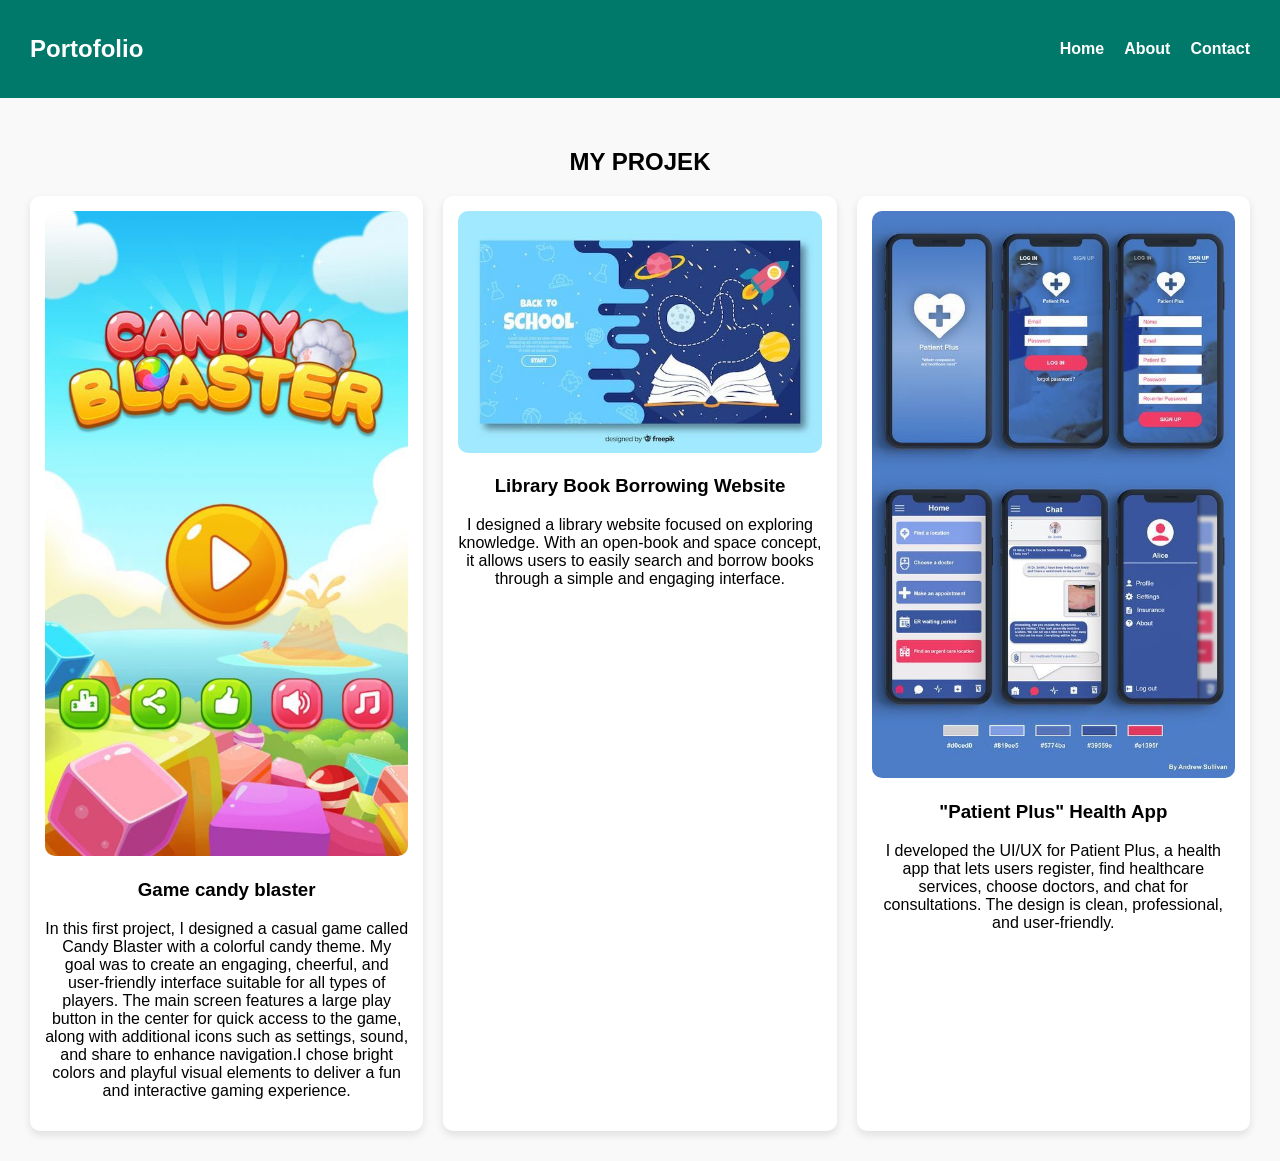
<file: index.html>
<!DOCTYPE html>
<html lang="en">
<head>
  <meta charset="UTF-8">
  <meta name="viewport" content="width=device-width, initial-scale=1.0">
  <title>Home - Portofolio Jihan</title>
  <link rel="stylesheet" href="style.css">
</head>
<body>
  <!-- Navbar -->
  <nav class="navbar">
    <h1 class="logo">Portofolio</h1>
    <ul>
      <li><a href="index.html">Home</a></li>
      <li><a href="about.html">About</a></li>
      <li><a href="contact.html">Contact</a></li>
    </ul>
  </nav>

  <!-- Home Section -->
  <section class="home">
    <h2>MY PROJEK</h2>
    <div class="grid">
      <div class="card">
        <img src="foto1.jpg" alt="foto 1">
        <h3>Game candy blaster</h3>
        <p>In this first project, I designed a casual game called Candy Blaster with a colorful candy theme.
            My goal was to create an engaging, cheerful, and user-friendly interface suitable for all types of players.
            The main screen features a large play button in the center for quick access to the game, along with additional icons such as settings, sound,
            and share to enhance navigation.I chose bright colors and playful visual elements to deliver a fun and interactive gaming experience.
        </p>
      </div>
      <div class="card">
        <img src="foto2.jpg" alt="foto 2">
        <h3>Library Book Borrowing Website</h3>
        <p>I designed a library website focused on exploring knowledge. 
            With an open-book and space concept, it allows users to easily search 
            and borrow books through a simple and engaging interface.</p>
      </div>
      <div class="card">
        <img src="foto3.jpg" alt="foto 3">
        <h3>"Patient Plus" Health App</h3>
        <p>I developed the UI/UX for Patient Plus, a health app that lets users register,
             find healthcare services, choose doctors, and chat for consultations.
              The design is clean, professional, and user-friendly.</p>
    </div>
  </section>
</body>
</html>
</file>
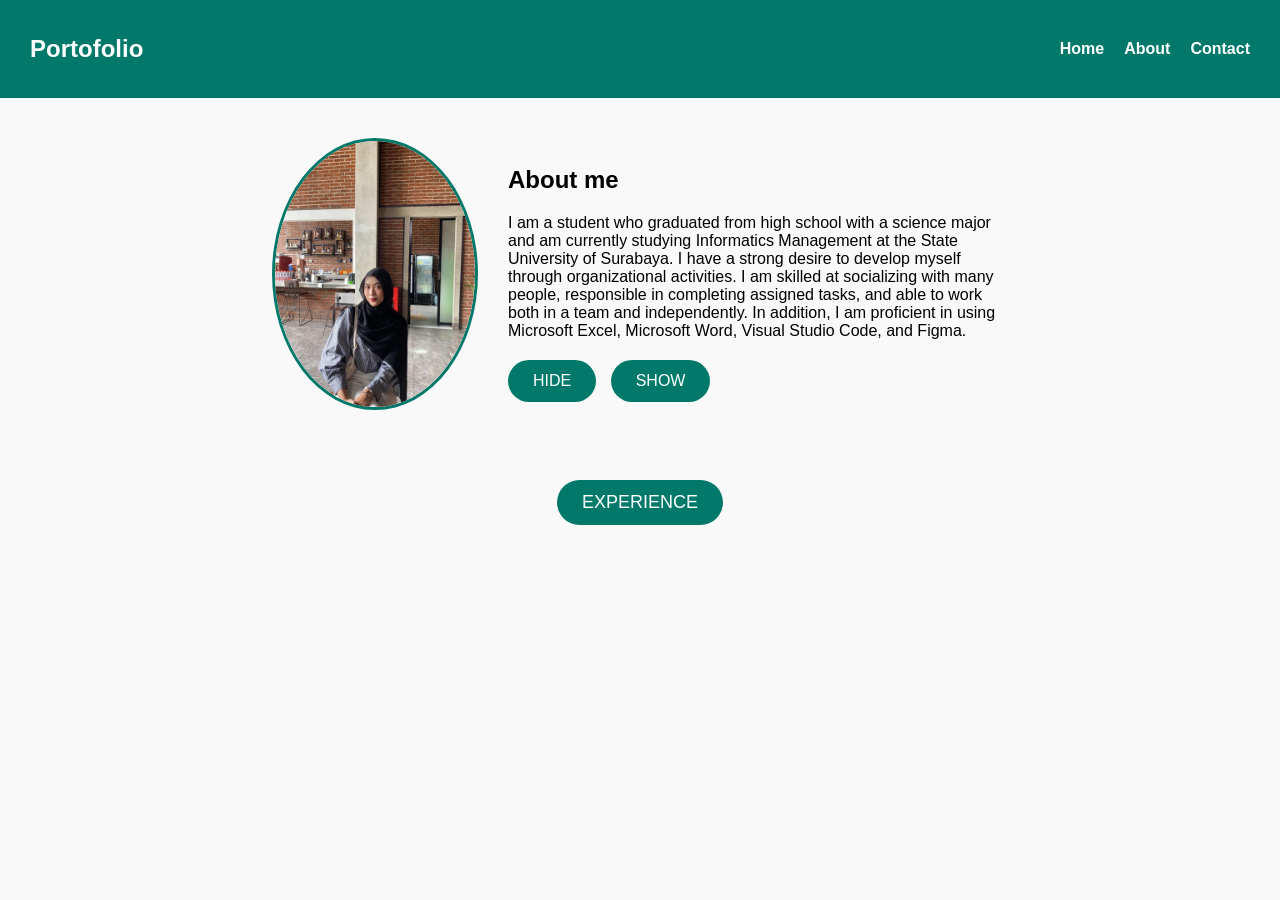
<file: about.html>
<!DOCTYPE html>
<html lang="en">
<head>
  <meta charset="UTF-8">
  <meta name="viewport" content="width=device-width, initial-scale=1.0">
  <title>About - Portofolio Jihan</title>
  <link rel="stylesheet" href="style.css">
</head>
<body>
  <!-- Navbar -->
  <nav class="navbar">
    <h1 class="logo">Portofolio</h1>
    <ul>
      <li><a href="index.html">Home</a></li>
      <li><a href="about.html">About</a></li>
      <li><a href="contact.html">Contact</a></li>
    </ul>
  </nav>

  <!-- About Section -->
  <section class="about">
    <img src="jihan.jpg" alt="Foto Profil" class="foto-profil" id="fotoProfil">
    <div class="about-text">
      <h2>About me</h2>
      <p>
        I am a student who graduated from high school with a science major 
        and am currently studying Informatics Management at the State University of Surabaya.
        I have a strong desire to develop myself through organizational activities. 
        I am skilled at socializing with many people, responsible in completing assigned tasks, 
        and able to work both in a team and independently. 
        In addition, I am proficient in using Microsoft Excel, Microsoft Word, Visual Studio Code, and Figma.
      </p>

      <!-- Tombol sembunyikan/tampilkan foto -->
      <div class="btn-foto">
        <button id="hideFoto">HIDE</button>
        <button id="showFoto">SHOW</button>
      </div>
    </div>
  </section>

  <!-- Tombol Experience -->
  <section class="btn-experience">
    <button id="toggleExp">EXPERIENCE</button>
  </section>
 
  <section id="pengalaman" class="pengalaman hidden">
    <div class="experience-container">
      <div class="experience-card">
        <img src="pengalaman1.jpg" alt="Pengalaman 1">
        <h3>Volunteer at “UNESA Bersih”</h3>
        <p>
          I participated as a volunteer in the UNESA Bersih program, where I contributed to environmental cleanliness activities on campus. 
          Through this experience, I developed a sense of social responsibility, teamwork skills, 
          and awareness of the importance of maintaining a clean and sustainable environment.
        </p>
      </div>
     
      <div class="experience-card">
        <img src="pengalaman2.jpg" alt="Pengalaman 2">
        <h3>Staff of HIMAFORTIC</h3>
        <p>
          I served as a staff member of HIMAFORTIC, where I was involved in organizing events and supporting various student activities. 
          This role enhanced my communication, teamwork, and organizational skills while allowing me to contribute actively to the academic community.
        </p>
      </div>
    </div>
  </section>

  <!-- Script -->
  <script>
    // Tombol Experience
    const btn = document.getElementById("toggleExp");
    const pengalaman = document.getElementById("pengalaman");
    btn.addEventListener("click", () => {
      pengalaman.classList.toggle("hidden");
    });

    // Tombol Sembunyikan/Tampilkan Foto
    const fotoProfil = document.getElementById("fotoProfil");
    const hideBtn = document.getElementById("hideFoto");
    const showBtn = document.getElementById("showFoto");

    hideBtn.addEventListener("click", () => {
      fotoProfil.classList.add("hidden");
    });

    showBtn.addEventListener("click", () => {
      fotoProfil.classList.remove("hidden");
    });
  </script>
</body>
</html>
</file>
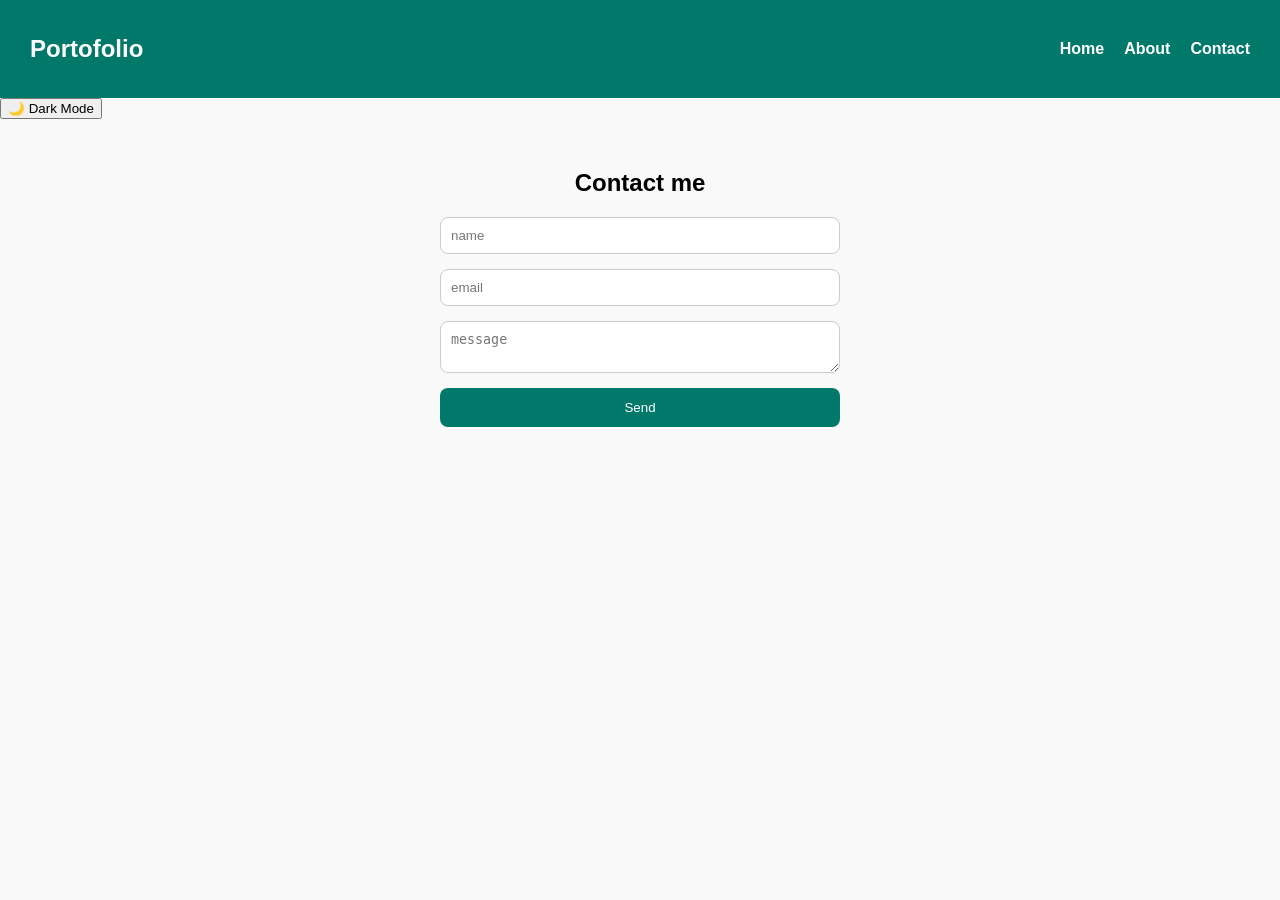
<file: contact.html>
<!DOCTYPE html>
<html lang="id">
<head>
  <meta charset="UTF-8">
  <meta name="viewport" content="width=device-width, initial-scale=1.0">
  <title>Contact - Portofolio Jihan</title>
  <link rel="stylesheet" href="style.css">
</head>
<body>
  <!-- Navbar -->
  <nav class="navbar">
    <h1 class="logo">Portofolio</h1>
    <ul>
      <li><a href="index.html">Home</a></li>
      <li><a href="about.html">About</a></li>
      <li><a href="contact.html">Contact</a></li>
    </ul>
  </nav>

  <!-- Tombol Dark Mode -->
  <button class="dark-toggle" id="darkBtn">🌙 Dark Mode</button>

  <!-- Contact Section -->
  <section class="contact">
    <h2>Contact me</h2>
    <form id="contactForm">
      <input type="text" id="name" placeholder="name">
      <input type="email" id="email" placeholder="email">
      <textarea id="message" placeholder="message"></textarea>
      <button type="submit">Send</button>
    </form>
    <p id="pesan-output"></p>
  </section>

  <script>
    const form = document.getElementById("contactForm");
    const output = document.getElementById("pesan-output");
    const darkBtn = document.getElementById("darkBtn");

    // Saat tombol Kirim ditekan
    form.addEventListener("submit", function(event) {
      event.preventDefault(); // supaya tidak reload halaman
      const name = document.getElementById("name").value.trim();
      const email = document.getElementById("email").value.trim();
      const message = document.getElementById("message").value.trim();

      if (name === "" || email === "" || message === "") {
        output.textContent = "Error";
        output.style.color = "red";
      } else {
        output.textContent = "The message was sent successfully";
        output.style.color = "green";
        form.reset();
      }
    });

    // Tombol Dark Mode
    darkBtn.addEventListener("click", () => {
      document.body.classList.toggle("dark-mode");
      darkBtn.textContent = document.body.classList.contains("dark-mode")
        ? "☀️ Light Mode"
        : "🌙 Dark Mode";
    });
  </script>
</body>
</html>
</file>
<file: style.css>
body {
  margin: 0;
  font-family: Arial, sans-serif;
  background: #f9f9f9;
}

/* Navbar */
.navbar {
  display: flex;
  justify-content: space-between;
  align-items: center;
  background: #00796b;
  padding: 15px 30px;
}
.navbar .logo {
  color: #fff;
}
.navbar ul {
  list-style: none;
  display: flex;
  gap: 20px;
}
.navbar ul li a {
  text-decoration: none;
  color: white;
  font-weight: bold;
}

/* Home Section */
.home {
  padding: 30px;
  text-align: center;
}
.grid {
  display: grid;
  grid-template-columns: repeat(3, 1fr);
  gap: 20px;
  margin-top: 20px;
}
.card {
  background: #fff;
  border-radius: 10px;
  padding: 15px;
  box-shadow: 0 4px 8px rgba(0,0,0,0.1);
  transition: transform 0.2s;
}
.card:hover {
  transform: scale(1.05);
}
.card img {
  width: 100%;
  border-radius: 10px;
}

/* About Section */
.about {
  display: flex;
  align-items: center;
  justify-content: center;
  gap: 30px;
  padding: 40px;
}
.about img {
  width: 200px;
  border-radius: 50%;
  border: 3px solid #00796b;
}
.about-text {
  max-width: 500px;
}

.btn-foto {
  text-align: left;
  margin-top: 20px;
}
.btn-foto button {
  background: #00796b;
  color: #fff;
  border: none;
  padding: 12px 25px;
  border-radius: 25px;
  font-size: 16px;
  cursor: pointer;
  transition: 0.3s;
  margin-right: 10px;
}
.btn-foto button:hover {
  background: #004d40;
}

/* Tombol Experience */
.btn-experience {
  text-align: center;
  margin: 30px 0;
}
.btn-experience button {
  background: #00796b;
  color: #fff;
  border: none;
  padding: 12px 25px;
  border-radius: 25px;
  font-size: 18px;
  cursor: pointer;
  transition: 0.3s;
}
.btn-experience button:hover {
  background: #004d40;
}

/* Pengalaman Section */
.pengalaman {
  padding: 40px;
  text-align: center;
  background: #f0f8f8;
}
.pengalaman h2 {
  margin-bottom: 30px;
  color: #00796b;
}
.experience-container {
  display: flex;
  justify-content: center;
  gap: 20px;
  flex-wrap: wrap;
}
.experience-card {
  background: #fff;
  border-radius: 10px;
  box-shadow: 0 4px 12px rgba(0,0,0,0.1);
  padding: 15px;
  width: 280px;
  transition: transform 0.3s;
}
.experience-card:hover {
  transform: translateY(-8px);
}
.experience-card img {
  width: 100%;
  height: 200px;  
  object-fit: cover;
  border-radius: 8px;
  margin-bottom: 15px;
}

/* Contact Section */
.contact {
  padding: 30px;
  text-align: center;
}
.contact form {
  display: flex;
  flex-direction: column;
  gap: 15px;
  max-width: 400px;
  margin: 0 auto;
}
.contact input,
.contact textarea {
  padding: 10px;
  border: 1px solid #ccc;
  border-radius: 8px;
}
.contact button {
  background: #00796b;
  color: white;
  border: none;
  padding: 12px;
  border-radius: 8px;
  cursor: pointer;
  transition: background 0.2s;
}
.contact button:hover {
  background: #004d40;
}

/* Responsif */
@media (max-width: 768px) {
  .grid {
    grid-template-columns: repeat(2, 1fr);
  }
  .about {
    flex-direction: column;
    text-align: center;
  }
}
@media (max-width: 480px) {
  .grid {
    grid-template-columns: 1fr;
  }
}

/* Mode Gelap (opsional) */
body.dark-mode {
  background-color: #121212;
  color: white;
}
body.dark-mode .navbar {
  background-color: #333;
}
body.dark-mode .card,
body.dark-mode .experience-card {
  background-color: #1e1e1e;
  color: white;
}
body.dark-mode .contact input,
body.dark-mode .contact textarea {
  background-color: #222;
  color: white;
  border: 1px solid #555;
}
body.dark-mode .contact button {
  background-color: #444;
}
body.dark-mode .contact button:hover {
  background-color: #666;
}

.hidden {
  display: none;
}
.message {
  margin-top: 10px;
  font-weight: bold;
}
.success {
  color: green;
}
.error {
  color: red;
}
</file>
